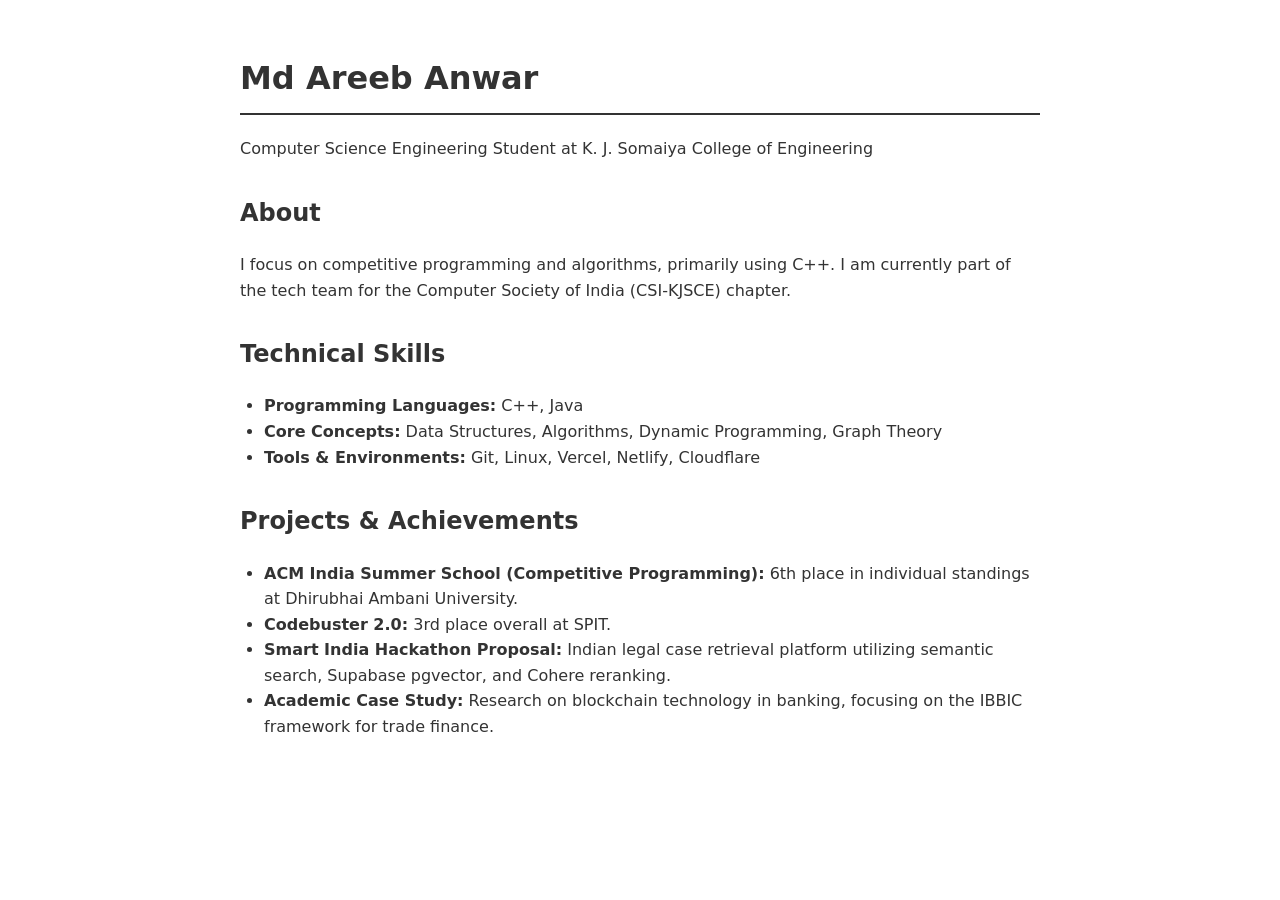
<file: Exp 3/index.html>
<!DOCTYPE html>
<html lang="en">
<head>
    <meta charset="UTF-8">
    <meta name="viewport" content="width=device-width, initial-scale=1.0">
    <title>Md Areeb Anwar - Portfolio</title>
    <style>
        body {
            font-family: system-ui, -apple-system, sans-serif;
            line-height: 1.6;
            margin: 0 auto;
            max-width: 800px;
            padding: 2rem;
            color: #333;
        }
        h1 { border-bottom: 2px solid #333; padding-bottom: 0.5rem; }
        .section { margin-top: 2rem; }
        ul { padding-left: 1.5rem; }
    </style>
</head>
<body>
    <header>
        <h1>Md Areeb Anwar</h1>
        <p>Computer Science Engineering Student at K. J. Somaiya College of Engineering</p>
    </header>

    <div class="section">
        <h2>About</h2>
        <p>I focus on competitive programming and algorithms, primarily using C++. I am currently part of the tech team for the Computer Society of India (CSI-KJSCE) chapter.</p>
    </div>

    <div class="section">
        <h2>Technical Skills</h2>
        <ul>
            <li><strong>Programming Languages:</strong> C++, Java</li>
            <li><strong>Core Concepts:</strong> Data Structures, Algorithms, Dynamic Programming, Graph Theory</li>
            <li><strong>Tools & Environments:</strong> Git, Linux, Vercel, Netlify, Cloudflare</li>
        </ul>
    </div>

    <div class="section">
        <h2>Projects & Achievements</h2>
        <ul>
            <li><strong>ACM India Summer School (Competitive Programming):</strong> 6th place in individual standings at Dhirubhai Ambani University.</li>
            <li><strong>Codebuster 2.0:</strong> 3rd place overall at SPIT.</li>
            <li><strong>Smart India Hackathon Proposal:</strong> Indian legal case retrieval platform utilizing semantic search, Supabase pgvector, and Cohere reranking.</li>
            <li><strong>Academic Case Study:</strong> Research on blockchain technology in banking, focusing on the IBBIC framework for trade finance.</li>
        </ul>
    </div>
</body>
</html>
</file>
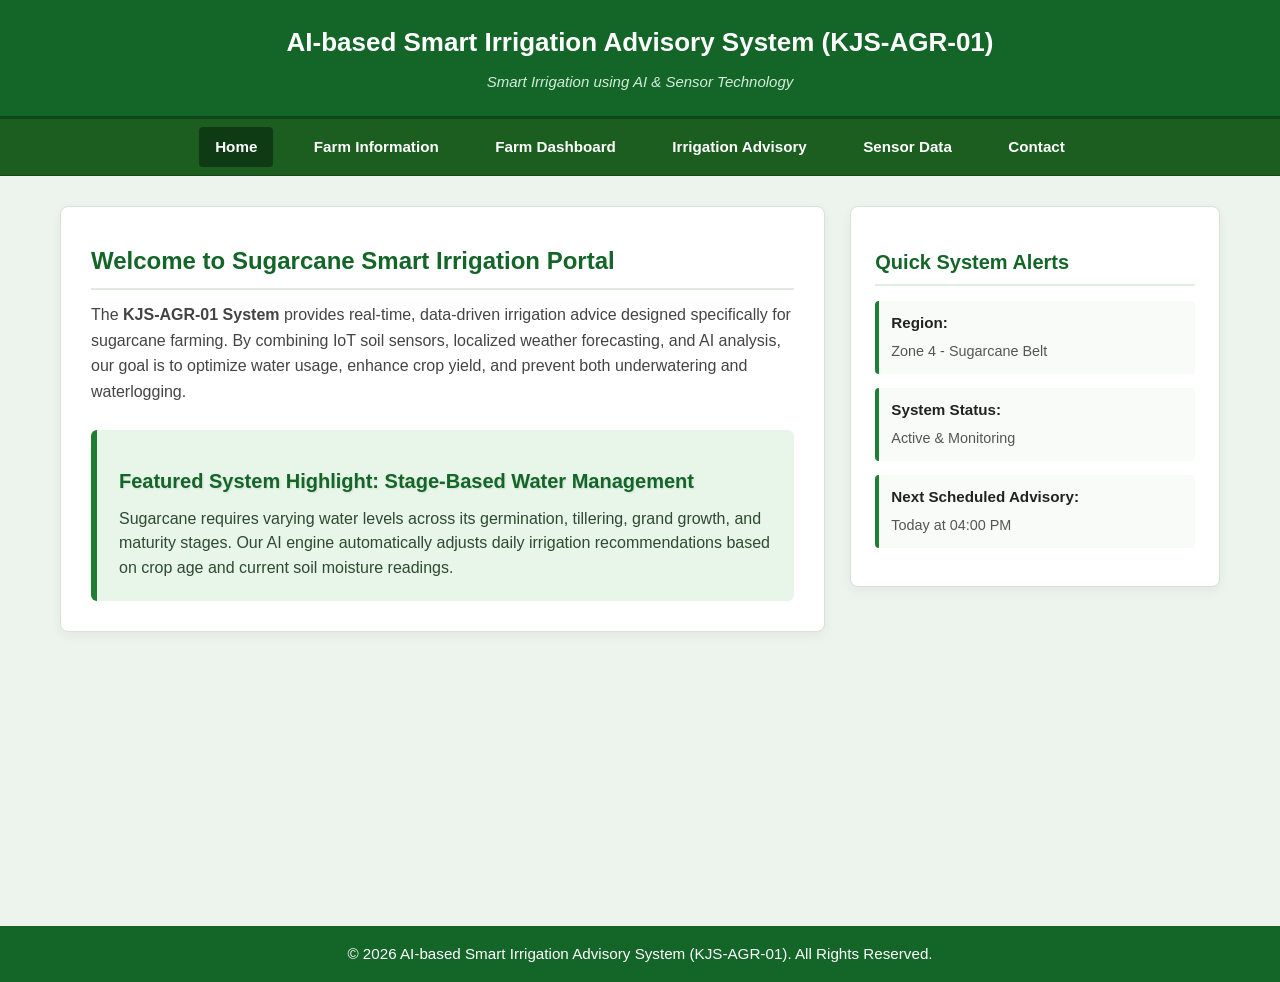
<file: Exp2/index.html>
<!DOCTYPE html>
<html lang="en">
<head>
    <meta charset="UTF-8">
    <meta name="viewport" content="width=device-width, initial-scale=1.0">
    <title>AI-based Smart Irrigation Advisory System (KJS-AGR-01)</title>

    <!-- Task 3: External CSS for Whole Website Theme -->
    <link rel="stylesheet" href="style.css">
    
    <!-- Task 9: External CSS for Page Layout (Header, Sidebar, Content, Footer) -->
    <link rel="stylesheet" href="layout.css">

    <!-- ====================================================================
         Task 2: Internal CSS for Navigation Menu (<style> in <head>)
         Concepts tested: Internal CSS, selectors, pseudo-class (:hover),
         text-decoration, display: inline-block.
         ==================================================================== -->
    <style>
        /* Styling the navigation container */
        nav.main-nav {
            background-color: #1b5e20; /* Darker green bar for nav */
            text-align: center;
            padding: 8px 0;
            border-bottom: 1px solid #144617;
        }

        /* Task 2: Remove bullet points */
        nav.main-nav ul {
            list-style-type: none;
            margin: 0;
            padding: 0;
        }

        /* Task 2: Display menu items horizontally using display: inline-block */
        nav.main-nav ul li {
            display: inline-block;
            margin: 0 10px;
        }

        /* Task 2: Change link colors & text-decoration */
        nav.main-nav ul li a {
            display: inline-block;
            color: #ffffff;
            text-decoration: none;
            font-size: 0.95rem;
            font-weight: 600;
            padding: 8px 16px;
            border-radius: 4px;
            transition: background-color 0.3s ease, color 0.3s ease;
        }

        /* Task 2: Add hover effect (:hover pseudo-class) */
        nav.main-nav ul li a:hover {
            background-color: #2e7d32;
            color: #fff37a;
            text-decoration: none;
        }

        /* Active navigation link */
        nav.main-nav ul li a.active {
            background-color: #0e3b13;
            color: #ffffff;
        }

        /* ====================================================================
           Task 10: CSS Effects & Highlighting (@keyframes, box-shadow, text-shadow)
           ==================================================================== */
        @keyframes glowPulse {
            0% {
                box-shadow: 0 0 5px rgba(46, 125, 50, 0.4);
                border-color: #2e7d32;
            }
            50% {
                box-shadow: 0 0 16px rgba(46, 125, 50, 0.85);
                border-color: #1b5e20;
            }
            100% {
                box-shadow: 0 0 5px rgba(46, 125, 50, 0.4);
                border-color: #2e7d32;
            }
        }

        .highlight-box {
            background-color: #e8f5e9; /* Different background color */
            border-left: 6px solid #1e7e34;
            border-radius: 6px;
            padding: 20px 22px;
            margin-top: 25px;
            animation: glowPulse 3s infinite ease-in-out; /* @keyframes animation */
            transition: transform 0.2s ease;
        }

        .highlight-box:hover {
            transform: scale(1.01);
        }

        .highlight-box h3 {
            color: #136528;
            font-size: 1.25rem; /* Bigger font */
            margin-bottom: 10px;
            text-shadow: 1px 1px 2px rgba(0, 0, 0, 0.1); /* text-shadow */
        }

        .highlight-box p {
            font-size: 1rem;
            color: #2e4a30;
            margin-bottom: 0;
            line-height: 1.55;
        }
    </style>
</head>
<body>

    <!-- ====================================================================
         Task 1: Style the Homepage Header (Inline CSS)
         Requirements:
         - Use inline CSS to:
           * Set background color for header
           * Change text color of title
           * Center align slogan
           * Add padding and border
         - Apply inline style to: <h1>, <p>, <header>
         ==================================================================== -->
    <header style="background-color: #136528; padding: 22px 15px; border-bottom: 3px solid #0d461b; text-align: center;">
        <h1 style="color: #ffffff; font-size: 26px; font-weight: bold; margin: 0 0 6px 0; font-family: 'Segoe UI', Tahoma, sans-serif;">
            AI-based Smart Irrigation Advisory System (KJS-AGR-01)
        </h1>
        <p style="color: #d4edda; font-style: italic; font-size: 15px; margin: 0; text-align: center;">
            Smart Irrigation using AI &amp; Sensor Technology
        </p>
    </header>

    <!-- Navigation Menu styled using Task 2 Internal CSS -->
    <nav class="main-nav">
        <ul>
            <li><a href="index.html" class="active">Home</a></li>
            <li><a href="farm_info.html">Farm Information</a></li>
            <li><a href="sensor_data.html">Farm Dashboard</a></li>
            <li><a href="advisory.html">Irrigation Advisory</a></li>
            <li><a href="sensor_data.html">Sensor Data</a></li>
            <li><a href="contact.html">Contact</a></li>
        </ul>
    </nav>

    <!-- ====================================================================
         Task 9: Page Layout Using CSS (Header, Sidebar, Content, Footer)
         ==================================================================== -->
    <main class="page-container">
        <div class="layout-wrapper">
            
            <!-- Left Main Content Area -->
            <section class="content-area">
                <h2>Welcome to Sugarcane Smart Irrigation Portal</h2>
                <p>
                    The <strong>KJS-AGR-01 System</strong> provides real-time, data-driven irrigation advice designed specifically for sugarcane farming. By combining IoT soil sensors, localized weather forecasting, and AI analysis, our goal is to optimize water usage, enhance crop yield, and prevent both underwatering and waterlogging.
                </p>

                <!-- Task 10: Highlighted Feature Alert Box -->
                <div class="highlight-box">
                    <h3>Featured System Highlight: Stage-Based Water Management</h3>
                    <p>
                        Sugarcane requires varying water levels across its germination, tillering, grand growth, and maturity stages. Our AI engine automatically adjusts daily irrigation recommendations based on crop age and current soil moisture readings.
                    </p>
                </div>
            </section>

            <!-- Task 4 & Task 9: Right Sidebar (Quick System Alerts Card) -->
            <aside class="sidebar">
                <h3>Quick System Alerts</h3>
                
                <div class="sidebar-item">
                    <strong>Region:</strong>
                    <span>Zone 4 - Sugarcane Belt</span>
                </div>

                <div class="sidebar-item">
                    <strong>System Status:</strong>
                    <span>Active &amp; Monitoring</span>
                </div>

                <div class="sidebar-item">
                    <strong>Next Scheduled Advisory:</strong>
                    <span>Today at 04:00 PM</span>
                </div>
            </aside>

        </div>
    </main>

    <!-- Task 3: Common Footer Style -->
    <footer>
        <p>&copy; 2026 AI-based Smart Irrigation Advisory System (KJS-AGR-01). All Rights Reserved.</p>
    </footer>

</body>
</html>
</file>
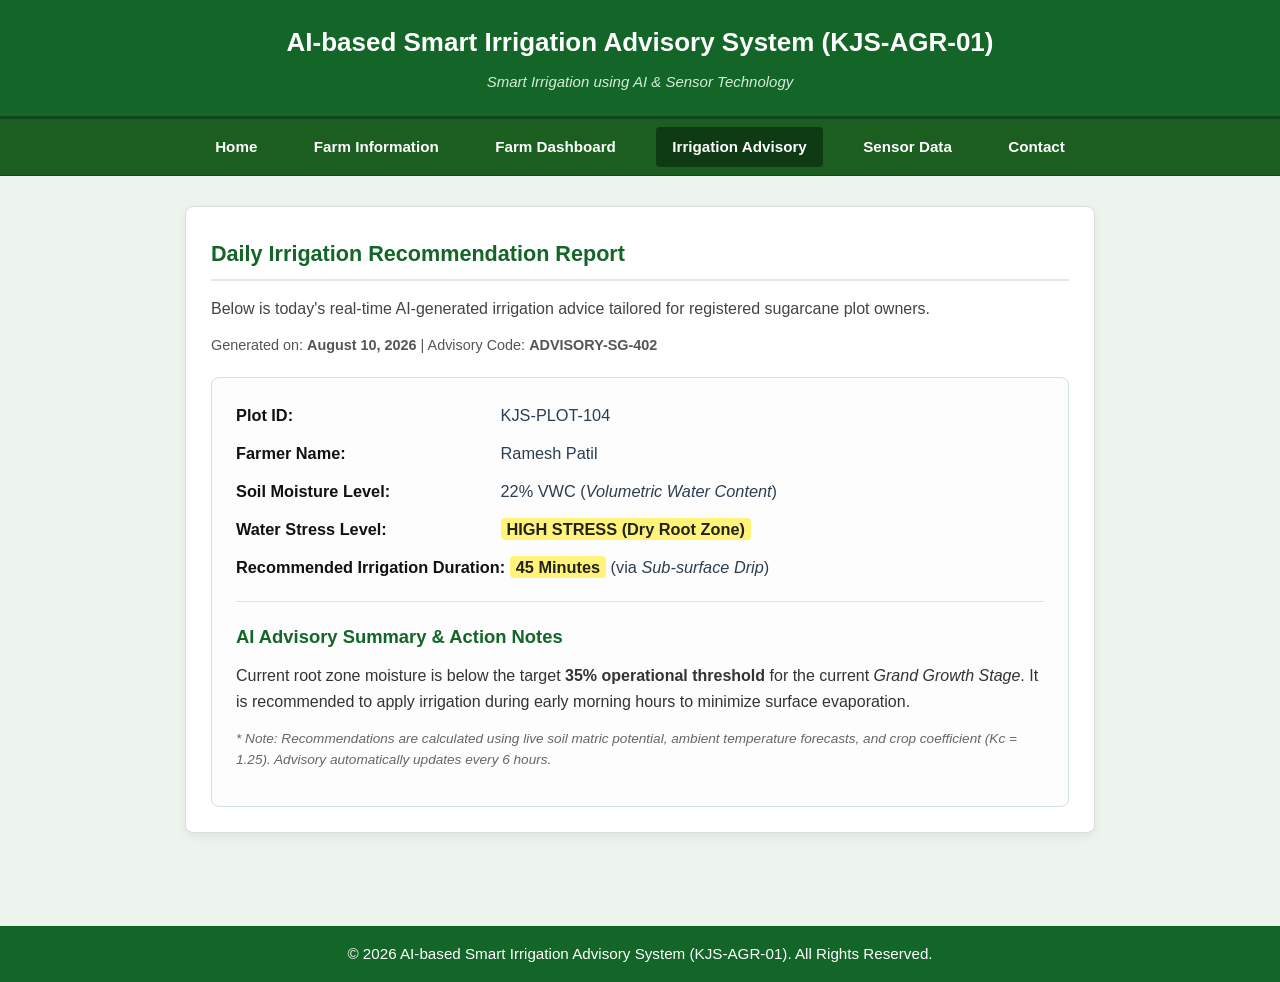
<file: Exp2/advisory.html>
<!DOCTYPE html>
<html lang="en">
<head>
    <meta charset="UTF-8">
    <meta name="viewport" content="width=device-width, initial-scale=1.0">
    <title>Irrigation Advisory - AI-based Smart Irrigation System</title>

    <!-- Task 3: External CSS for Whole Website Theme -->
    <link rel="stylesheet" href="style.css">
    
    <!-- Task 9: External CSS for Layout -->
    <link rel="stylesheet" href="layout.css">

    <!-- Task 2: Internal CSS for Navigation & Advisory Card Styling -->
    <style>
        /* Task 2: Internal Navigation Styles */
        nav.main-nav {
            background-color: #1b5e20;
            text-align: center;
            padding: 8px 0;
            border-bottom: 1px solid #144617;
        }

        nav.main-nav ul {
            list-style-type: none;
            margin: 0;
            padding: 0;
        }

        nav.main-nav ul li {
            display: inline-block;
            margin: 0 10px;
        }

        nav.main-nav ul li a {
            display: inline-block;
            color: #ffffff;
            text-decoration: none;
            font-size: 0.95rem;
            font-weight: 600;
            padding: 8px 16px;
            border-radius: 4px;
            transition: background-color 0.3s ease, color 0.3s ease;
        }

        nav.main-nav ul li a:hover {
            background-color: #2e7d32;
            color: #fff37a;
        }

        nav.main-nav ul li a.active {
            background-color: #0e3b13;
            color: #ffffff;
        }

        /* Inner Report Card Styling (Task 5: CSS Box Model) */
        .advisory-inner-card {
            background-color: #fcfdfc;
            border: 1px solid #d4e4d4;
            border-radius: 8px;
            padding: 24px;
            margin-top: 20px;
        }

        .report-field {
            margin-bottom: 12px;
            font-size: 1.02rem;
            color: #2c3e50;
        }

        .report-field strong {
            color: #111111;
            min-width: 260px;
            display: inline-block;
        }

        .report-divider {
            border: 0;
            height: 1px;
            background-color: #dce7dc;
            margin: 20px 0;
        }

        .advisory-subheading {
            font-size: 1.15rem;
            font-weight: bold;
            color: #136528;
            margin-bottom: 12px;
        }

        .footnote-text {
            font-size: 0.85rem;
            color: #666666;
            margin-top: 15px;
            line-height: 1.5;
            font-style: italic;
        }
    </style>
</head>
<body>

    <!-- Task 1: Header styled with inline CSS -->
    <header style="background-color: #136528; padding: 22px 15px; border-bottom: 3px solid #0d461b; text-align: center;">
        <h1 style="color: #ffffff; font-size: 26px; font-weight: bold; margin: 0 0 6px 0; font-family: 'Segoe UI', Tahoma, sans-serif;">
            AI-based Smart Irrigation Advisory System (KJS-AGR-01)
        </h1>
        <p style="color: #d4edda; font-style: italic; font-size: 15px; margin: 0; text-align: center;">
            Smart Irrigation using AI &amp; Sensor Technology
        </p>
    </header>

    <!-- Navigation Menu -->
    <nav class="main-nav">
        <ul>
            <li><a href="index.html">Home</a></li>
            <li><a href="farm_info.html">Farm Information</a></li>
            <li><a href="sensor_data.html">Farm Dashboard</a></li>
            <li><a href="advisory.html" class="active">Irrigation Advisory</a></li>
            <li><a href="sensor_data.html">Sensor Data</a></li>
            <li><a href="contact.html">Contact</a></li>
        </ul>
    </nav>

    <!-- Main Content Container -->
    <main class="page-container" style="max-width: 950px;">
        
        <section class="card">
            <h2 class="card-title">Daily Irrigation Recommendation Report</h2>
            <p>
                Below is today's real-time AI-generated irrigation advice tailored for registered sugarcane plot owners.
            </p>
            <p style="font-size: 0.9rem; color: #555555; margin-bottom: 15px;">
                Generated on: <strong>August 10, 2026</strong> | Advisory Code: <strong>ADVISORY-SG-402</strong>
            </p>

            <!-- Inner Advisory Card (Matches Reference Image 4) -->
            <div class="advisory-inner-card">
                
                <div class="report-field">
                    <strong>Plot ID:</strong> <span>KJS-PLOT-104</span>
                </div>

                <div class="report-field">
                    <strong>Farmer Name:</strong> <span>Ramesh Patil</span>
                </div>

                <div class="report-field">
                    <strong>Soil Moisture Level:</strong> <span>22% VWC (<em>Volumetric Water Content</em>)</span>
                </div>

                <div class="report-field">
                    <strong>Water Stress Level:</strong> <span class="highlight-yellow">HIGH STRESS (Dry Root Zone)</span>
                </div>

                <div class="report-field">
                    <strong>Recommended Irrigation Duration:</strong> <span class="highlight-yellow">45 Minutes</span> <span>(via <em>Sub-surface Drip</em>)</span>
                </div>

                <hr class="report-divider">

                <div class="advisory-subheading">AI Advisory Summary &amp; Action Notes</div>
                <p style="color: #333333; line-height: 1.6;">
                    Current root zone moisture is below the target <strong>35% operational threshold</strong> for the current <em>Grand Growth Stage</em>. It is recommended to apply irrigation during early morning hours to minimize surface evaporation.
                </p>

                <p class="footnote-text">
                    * Note: Recommendations are calculated using live soil matric potential, ambient temperature forecasts, and crop coefficient (Kc = 1.25). Advisory automatically updates every 6 hours.
                </p>

            </div>
        </section>

    </main>

    <!-- Task 3: Common Footer -->
    <footer>
        <p>&copy; 2026 AI-based Smart Irrigation Advisory System (KJS-AGR-01). All Rights Reserved.</p>
    </footer>

</body>
</html>
</file>
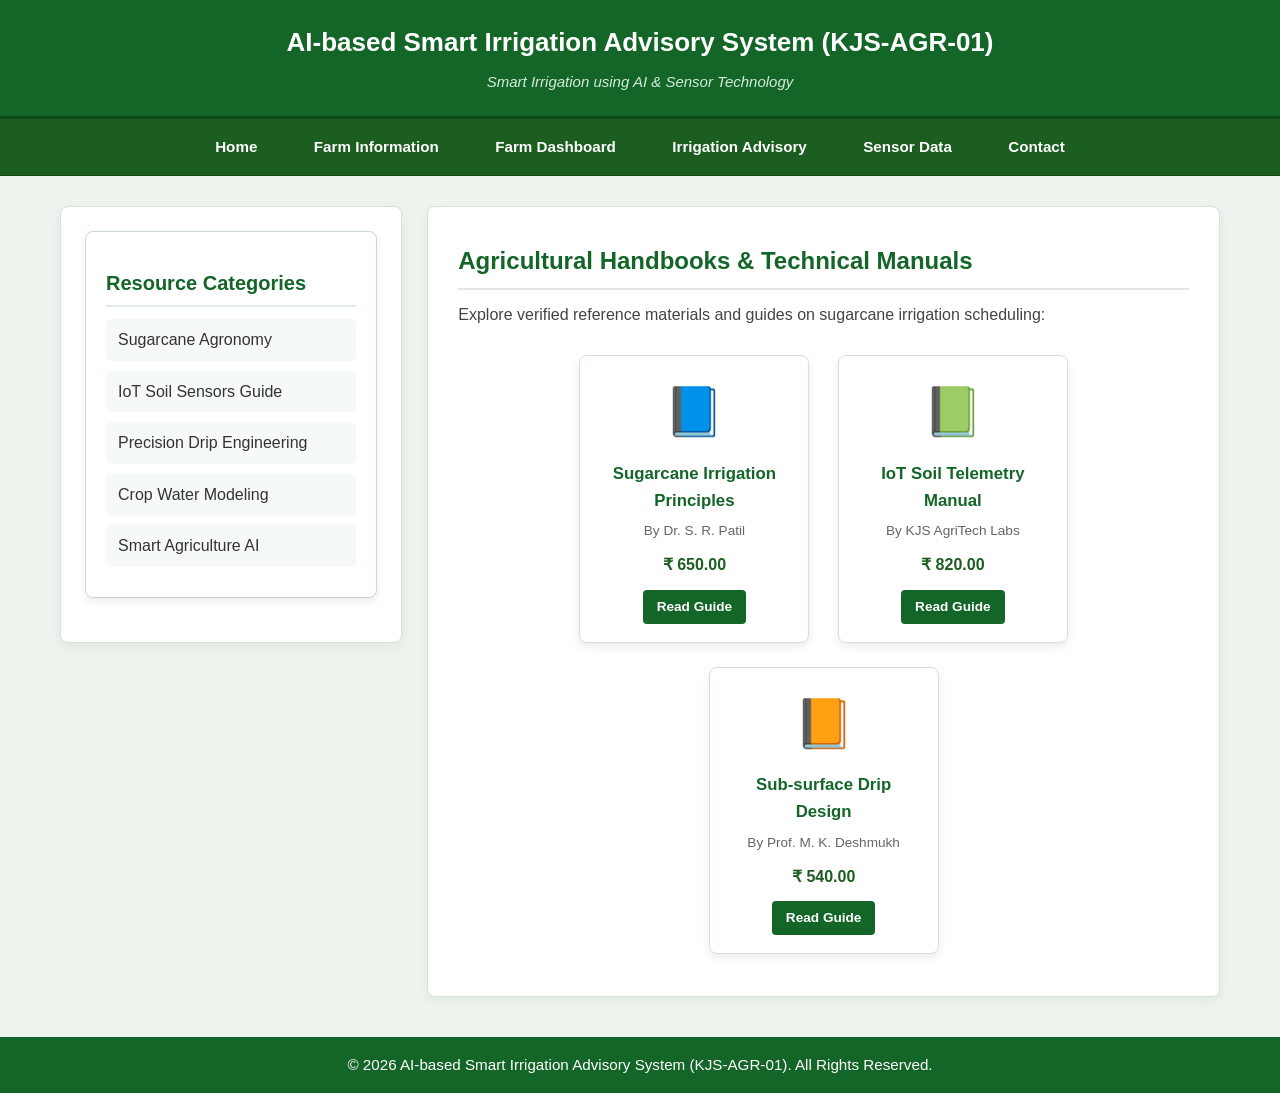
<file: Exp2/book.html>
<!DOCTYPE html>
<html lang="en">
<head>
    <meta charset="UTF-8">
    <meta name="viewport" content="width=device-width, initial-scale=1.0">
    <title>Knowledge Resources &amp; Handbooks - Smart Irrigation Portal</title>

    <!-- Task 3 Deliverable: style.css linked with book.html -->
    <link rel="stylesheet" href="style.css">
    
    <!-- Task 9: External CSS for Page Layout -->
    <link rel="stylesheet" href="layout.css">

    <!-- Task 2: Internal CSS for Navigation & Task 4/5 Card styling -->
    <style>
        /* Task 2: Internal Navigation Styles */
        nav.main-nav {
            background-color: #1b5e20;
            text-align: center;
            padding: 8px 0;
            border-bottom: 1px solid #144617;
        }

        nav.main-nav ul {
            list-style-type: none;
            margin: 0;
            padding: 0;
        }

        nav.main-nav ul li {
            display: inline-block;
            margin: 0 10px;
        }

        nav.main-nav ul li a {
            display: inline-block;
            color: #ffffff;
            text-decoration: none;
            font-size: 0.95rem;
            font-weight: 600;
            padding: 8px 16px;
            border-radius: 4px;
            transition: background-color 0.3s ease, color 0.3s ease;
        }

        nav.main-nav ul li a:hover {
            background-color: #2e7d32;
            color: #fff37a;
        }

        /* ====================================================================
           Task 4: Style Categories Sidebar
           Requirements:
           - Border, Box shadow, Padding, Rounded corners
           - Style list items with: Spacing, Hover color change
           ==================================================================== */
        .categories-card {
            background-color: #ffffff;
            border: 1px solid #c8dbc8;
            box-shadow: 0 4px 10px rgba(0, 0, 0, 0.07);
            padding: 20px;
            border-radius: 8px;
            margin-bottom: 20px;
        }

        .category-list {
            list-style-type: none;
            padding: 0;
            margin: 0;
        }

        .category-list li {
            margin-bottom: 10px; /* Spacing */
            padding: 8px 12px;
            border-radius: 5px;
            background-color: #f6faf6;
            cursor: pointer;
            transition: background-color 0.25s ease, color 0.25s ease;
        }

        /* Task 4: Hover color change */
        .category-list li:hover {
            background-color: #136528;
            color: #ffffff;
        }

        /* ====================================================================
           Task 5: Card Layout Using CSS Box Model (Book Card)
           Requirements:
           - Style a <div> as a book card: Width, margin, padding, border,
             Center align content
           - Use: display: inline-block, Add background color and shadow
           ==================================================================== */
        .books-container {
            text-align: center; /* Helper to align inline-block cards */
            margin-top: 15px;
        }

        .book-card {
            display: inline-block; /* Task 5 requirement */
            width: 230px; /* Task 5 requirement: Width */
            margin: 12px; /* Task 5 requirement: Margin */
            padding: 18px; /* Task 5 requirement: Padding */
            border: 1.5px solid #d4e2d4; /* Task 5 requirement: Border */
            border-radius: 8px;
            background-color: #ffffff; /* Task 5 requirement: Background color */
            box-shadow: 0 4px 10px rgba(0, 0, 0, 0.08); /* Task 5 requirement: Shadow */
            text-align: center; /* Task 5 requirement: Center align content */
            vertical-align: top;
            transition: transform 0.25s ease, box-shadow 0.25s ease;
        }

        .book-card:hover {
            transform: translateY(-4px);
            box-shadow: 0 8px 16px rgba(19, 101, 40, 0.15);
        }

        .book-cover {
            font-size: 3rem;
            margin-bottom: 10px;
        }

        .book-title {
            color: #136528;
            font-size: 1.05rem;
            font-weight: bold;
            margin-bottom: 6px;
        }

        .book-author {
            color: #666666;
            font-size: 0.85rem;
            margin-bottom: 10px;
        }

        .book-price {
            color: #1b5e20;
            font-weight: bold;
            font-size: 1rem;
            margin-bottom: 12px;
        }

        .btn-view {
            display: inline-block;
            background-color: #136528;
            color: #ffffff;
            padding: 6px 14px;
            border-radius: 4px;
            text-decoration: none;
            font-size: 0.85rem;
            font-weight: 600;
        }

        .btn-view:hover {
            background-color: #0d461b;
        }
    </style>
</head>
<body>

    <!-- Task 1: Header with Inline CSS -->
    <header style="background-color: #136528; padding: 22px 15px; border-bottom: 3px solid #0d461b; text-align: center;">
        <h1 style="color: #ffffff; font-size: 26px; font-weight: bold; margin: 0 0 6px 0; font-family: 'Segoe UI', Tahoma, sans-serif;">
            AI-based Smart Irrigation Advisory System (KJS-AGR-01)
        </h1>
        <p style="color: #d4edda; font-style: italic; font-size: 15px; margin: 0; text-align: center;">
            Smart Irrigation using AI &amp; Sensor Technology
        </p>
    </header>

    <!-- Navigation Menu -->
    <nav class="main-nav">
        <ul>
            <li><a href="index.html">Home</a></li>
            <li><a href="farm_info.html">Farm Information</a></li>
            <li><a href="sensor_data.html">Farm Dashboard</a></li>
            <li><a href="advisory.html">Irrigation Advisory</a></li>
            <li><a href="sensor_data.html">Sensor Data</a></li>
            <li><a href="contact.html">Contact</a></li>
        </ul>
    </nav>

    <!-- Task 9: Two-Column Page Layout -->
    <main class="page-container">
        <div class="layout-wrapper">
            
            <!-- Left Sidebar (Task 4: Categories Section) -->
            <aside class="sidebar" style="flex: 1;">
                <div class="categories-card">
                    <h3 style="color: #136528; margin-bottom: 12px; border-bottom: 2px solid #e0ede0; padding-bottom: 6px;">Resource Categories</h3>
                    <ul class="category-list">
                        <li>Sugarcane Agronomy</li>
                        <li>IoT Soil Sensors Guide</li>
                        <li>Precision Drip Engineering</li>
                        <li>Crop Water Modeling</li>
                        <li>Smart Agriculture AI</li>
                    </ul>
                </div>
            </aside>

            <!-- Right Main Area (Task 5: Book Cards using Box Model) -->
            <section class="content-area" style="flex: 2.5;">
                <h2>Agricultural Handbooks &amp; Technical Manuals</h2>
                <p>
                    Explore verified reference materials and guides on sugarcane irrigation scheduling:
                </p>

                <!-- Task 5: Books Container with Inline-Block Cards -->
                <div class="books-container">
                    
                    <div class="book-card">
                        <div class="book-cover">📘</div>
                        <div class="book-title">Sugarcane Irrigation Principles</div>
                        <div class="book-author">By Dr. S. R. Patil</div>
                        <div class="book-price">₹ 650.00</div>
                        <a href="#" class="btn-view">Read Guide</a>
                    </div>

                    <div class="book-card">
                        <div class="book-cover">📗</div>
                        <div class="book-title">IoT Soil Telemetry Manual</div>
                        <div class="book-author">By KJS AgriTech Labs</div>
                        <div class="book-price">₹ 820.00</div>
                        <a href="#" class="btn-view">Read Guide</a>
                    </div>

                    <div class="book-card">
                        <div class="book-cover">📙</div>
                        <div class="book-title">Sub-surface Drip Design</div>
                        <div class="book-author">By Prof. M. K. Deshmukh</div>
                        <div class="book-price">₹ 540.00</div>
                        <a href="#" class="btn-view">Read Guide</a>
                    </div>

                </div>
            </section>

        </div>
    </main>

    <!-- Task 3: Common Footer -->
    <footer>
        <p>&copy; 2026 AI-based Smart Irrigation Advisory System (KJS-AGR-01). All Rights Reserved.</p>
    </footer>

</body>
</html>
</file>
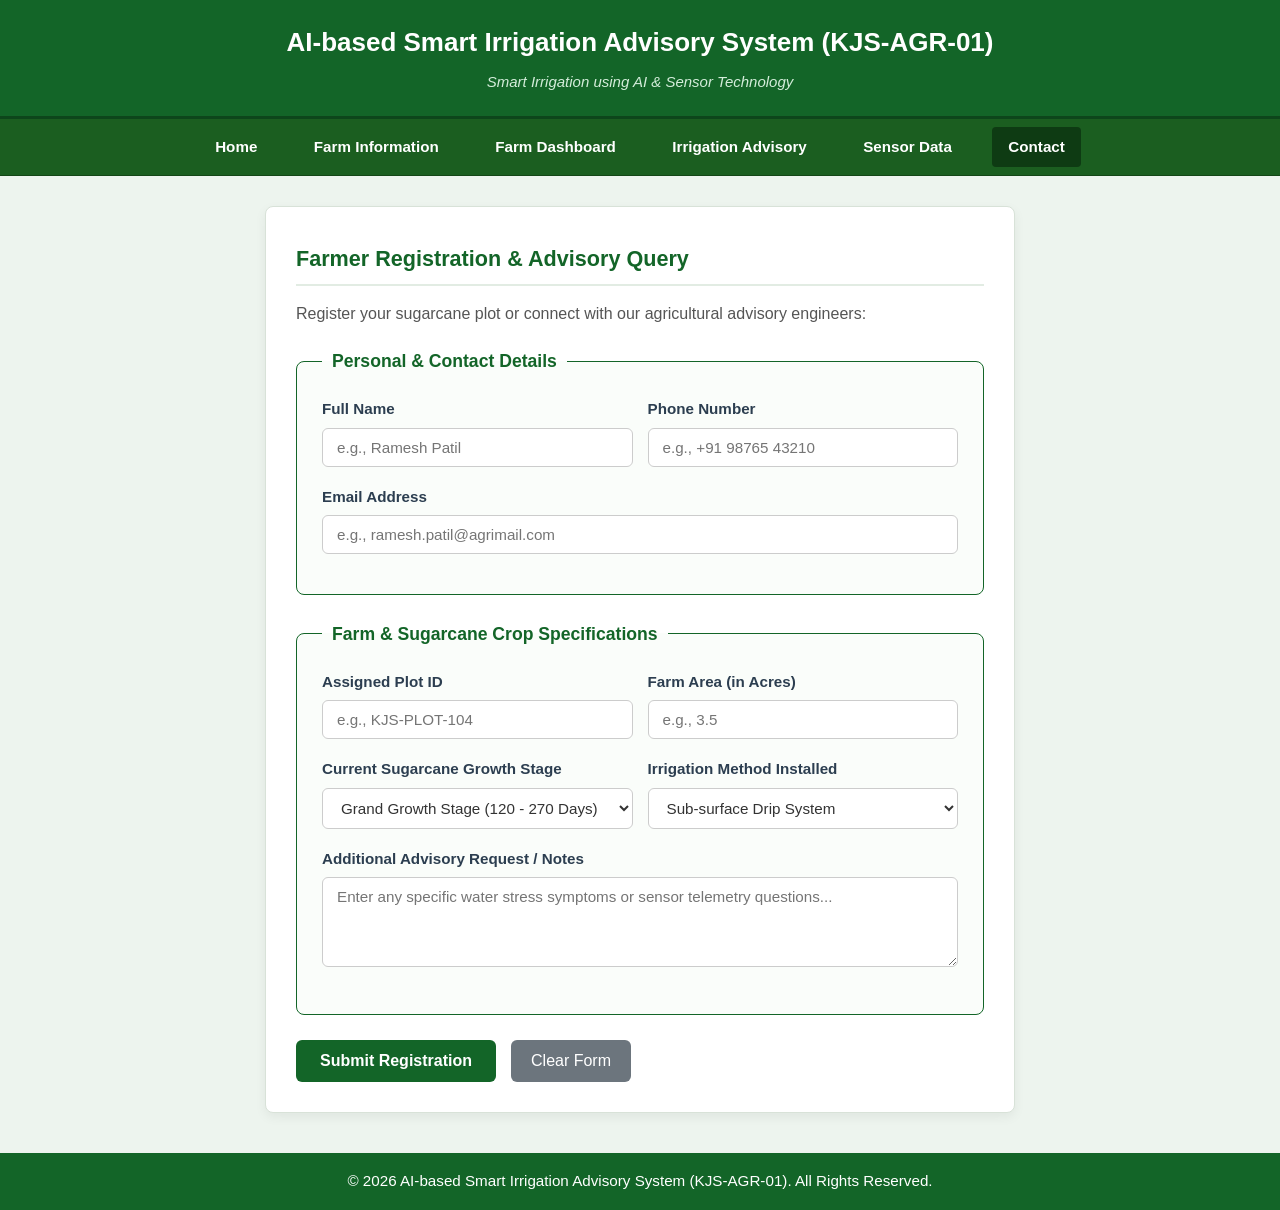
<file: Exp2/contact.html>
<!DOCTYPE html>
<html lang="en">
<head>
    <meta charset="UTF-8">
    <meta name="viewport" content="width=device-width, initial-scale=1.0">
    <title>Contact &amp; Farmer Registration - AI Smart Irrigation</title>

    <!-- Task 3: External CSS for Whole Website Theme -->
    <link rel="stylesheet" href="style.css">
    
    <!-- Task 9: External CSS for Page Layout -->
    <link rel="stylesheet" href="layout.css">

    <!-- Task 8 Deliverable: Link form.css for form styling -->
    <link rel="stylesheet" href="form.css">

    <!-- Task 2: Internal Navigation Styles -->
    <style>
        nav.main-nav {
            background-color: #1b5e20;
            text-align: center;
            padding: 8px 0;
            border-bottom: 1px solid #144617;
        }

        nav.main-nav ul {
            list-style-type: none;
            margin: 0;
            padding: 0;
        }

        nav.main-nav ul li {
            display: inline-block;
            margin: 0 10px;
        }

        nav.main-nav ul li a {
            display: inline-block;
            color: #ffffff;
            text-decoration: none;
            font-size: 0.95rem;
            font-weight: 600;
            padding: 8px 16px;
            border-radius: 4px;
            transition: background-color 0.3s ease, color 0.3s ease;
        }

        nav.main-nav ul li a:hover {
            background-color: #2e7d32;
            color: #fff37a;
        }

        nav.main-nav ul li a.active {
            background-color: #0e3b13;
            color: #ffffff;
        }
    </style>
</head>
<body>

    <!-- Task 1: Header with Inline CSS -->
    <header style="background-color: #136528; padding: 22px 15px; border-bottom: 3px solid #0d461b; text-align: center;">
        <h1 style="color: #ffffff; font-size: 26px; font-weight: bold; margin: 0 0 6px 0; font-family: 'Segoe UI', Tahoma, sans-serif;">
            AI-based Smart Irrigation Advisory System (KJS-AGR-01)
        </h1>
        <p style="color: #d4edda; font-style: italic; font-size: 15px; margin: 0; text-align: center;">
            Smart Irrigation using AI &amp; Sensor Technology
        </p>
    </header>

    <!-- Navigation Menu -->
    <nav class="main-nav">
        <ul>
            <li><a href="index.html">Home</a></li>
            <li><a href="farm_info.html">Farm Information</a></li>
            <li><a href="sensor_data.html">Farm Dashboard</a></li>
            <li><a href="advisory.html">Irrigation Advisory</a></li>
            <li><a href="sensor_data.html">Sensor Data</a></li>
            <li><a href="contact.html" class="active">Contact</a></li>
        </ul>
    </nav>

    <!-- ====================================================================
         Task 8: Registration & Advisory Query Form Styled with form.css
         ==================================================================== -->
    <main class="page-container">
        
        <div class="form-card">
            <h2 class="card-title">Farmer Registration &amp; Advisory Query</h2>
            <p style="margin-bottom: 20px; color: #555555;">
                Register your sugarcane plot or connect with our agricultural advisory engineers:
            </p>

            <form action="#" method="post" onsubmit="event.preventDefault(); alert('Registration submitted successfully!');">
                
                <!-- Fieldset 1: Personal Information -->
                <fieldset>
                    <legend>Personal &amp; Contact Details</legend>
                    
                    <div class="form-row">
                        <div class="form-group">
                            <label for="fullName">Full Name</label>
                            <input type="text" id="fullName" name="fullName" placeholder="e.g., Ramesh Patil" required>
                        </div>
                        <div class="form-group">
                            <label for="phone">Phone Number</label>
                            <input type="tel" id="phone" name="phone" placeholder="e.g., +91 98765 43210" required>
                        </div>
                    </div>

                    <div class="form-group">
                        <label for="email">Email Address</label>
                        <input type="email" id="email" name="email" placeholder="e.g., ramesh.patil@agrimail.com">
                    </div>
                </fieldset>

                <!-- Fieldset 2: Farm & Crop Details -->
                <fieldset>
                    <legend>Farm &amp; Sugarcane Crop Specifications</legend>

                    <div class="form-row">
                        <div class="form-group">
                            <label for="plotId">Assigned Plot ID</label>
                            <input type="text" id="plotId" name="plotId" placeholder="e.g., KJS-PLOT-104">
                        </div>
                        <div class="form-group">
                            <label for="farmArea">Farm Area (in Acres)</label>
                            <input type="number" id="farmArea" name="farmArea" min="0.5" step="0.1" placeholder="e.g., 3.5">
                        </div>
                    </div>

                    <div class="form-row">
                        <div class="form-group">
                            <label for="cropStage">Current Sugarcane Growth Stage</label>
                            <select id="cropStage" name="cropStage">
                                <option value="germination">Germination Stage (0 - 30 Days)</option>
                                <option value="tillering">Tillering Stage (30 - 120 Days)</option>
                                <option value="grand_growth" selected>Grand Growth Stage (120 - 270 Days)</option>
                                <option value="maturity">Maturity Stage (270 - 360 Days)</option>
                            </select>
                        </div>
                        <div class="form-group">
                            <label for="irrigationType">Irrigation Method Installed</label>
                            <select id="irrigationType" name="irrigationType">
                                <option value="subsurface_drip" selected>Sub-surface Drip System</option>
                                <option value="surface_drip">Surface Drip Irrigation</option>
                                <option value="sprinkler">Micro-sprinklers</option>
                                <option value="furrow">Furrow / Flood Irrigation</option>
                            </select>
                        </div>
                    </div>

                    <div class="form-group">
                        <label for="queryNotes">Additional Advisory Request / Notes</label>
                        <textarea id="queryNotes" name="queryNotes" rows="4" placeholder="Enter any specific water stress symptoms or sensor telemetry questions..."></textarea>
                    </div>
                </fieldset>

                <!-- Form Action Buttons -->
                <div class="form-actions">
                    <button type="submit" class="btn-submit">Submit Registration</button>
                    <button type="reset" class="btn-reset">Clear Form</button>
                </div>

            </form>
        </div>

    </main>

    <!-- Task 3: Common Footer -->
    <footer>
        <p>&copy; 2026 AI-based Smart Irrigation Advisory System (KJS-AGR-01). All Rights Reserved.</p>
    </footer>

</body>
</html>
</file>
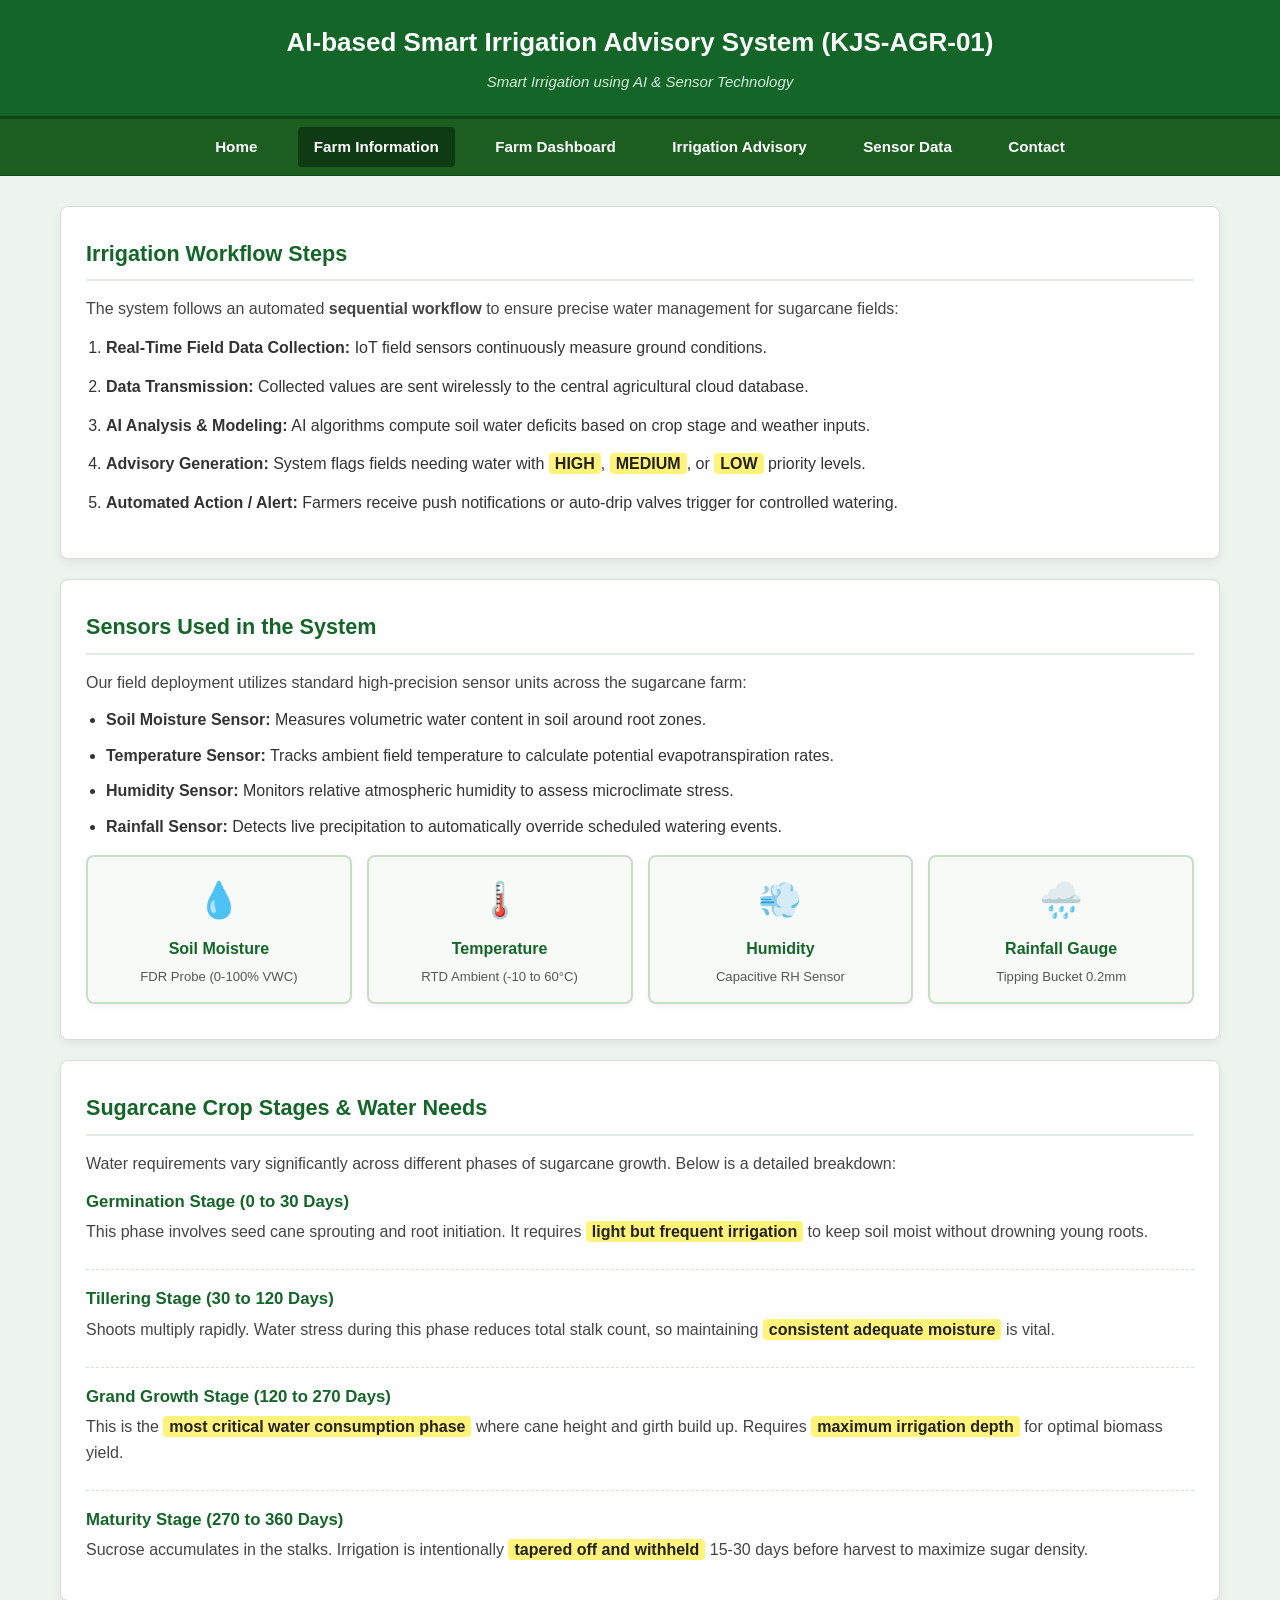
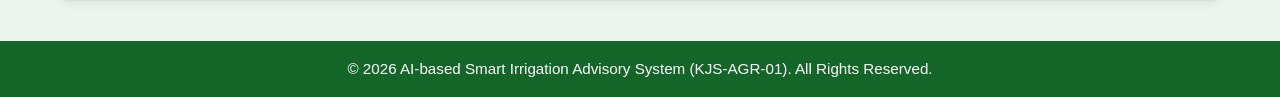
<file: Exp2/farm_info.html>
<!DOCTYPE html>
<html lang="en">
<head>
    <meta charset="UTF-8">
    <meta name="viewport" content="width=device-width, initial-scale=1.0">
    <title>Farm Information - AI-based Smart Irrigation System</title>

    <!-- Task 3: External CSS for Whole Website Theme -->
    <link rel="stylesheet" href="style.css">
    
    <!-- Task 9: External CSS for Page Layout -->
    <link rel="stylesheet" href="layout.css">

    <!-- Task 2: Internal CSS for Navigation & Task 6 Image Gallery Styling -->
    <style>
        /* Task 2: Internal CSS for Navigation Bar */
        nav.main-nav {
            background-color: #1b5e20;
            text-align: center;
            padding: 8px 0;
            border-bottom: 1px solid #144617;
        }

        nav.main-nav ul {
            list-style-type: none;
            margin: 0;
            padding: 0;
        }

        nav.main-nav ul li {
            display: inline-block;
            margin: 0 10px;
        }

        nav.main-nav ul li a {
            display: inline-block;
            color: #ffffff;
            text-decoration: none;
            font-size: 0.95rem;
            font-weight: 600;
            padding: 8px 16px;
            border-radius: 4px;
            transition: background-color 0.3s ease, color 0.3s ease;
        }

        nav.main-nav ul li a:hover {
            background-color: #2e7d32;
            color: #fff37a;
        }

        nav.main-nav ul li a.active {
            background-color: #0e3b13;
            color: #ffffff;
        }

        /* ====================================================================
           Task 6: Image Gallery / Feature Cards Styling with CSS
           Requirements:
           - Same size for images/cards
           - Add border and hover zoom effect
           - Add spacing between items
           - Use: transition, transform: scale()
           ==================================================================== */
        .gallery-grid {
            display: flex;
            flex-wrap: wrap;
            gap: 15px;
            margin-top: 15px;
            margin-bottom: 10px;
        }

        .gallery-item {
            flex: 1 1 calc(25% - 15px);
            min-width: 160px;
            background-color: #f7faf7;
            border: 2px solid #c8dcc8;
            border-radius: 8px;
            padding: 15px;
            text-align: center;
            box-shadow: 0 2px 6px rgba(0, 0, 0, 0.05);
            /* Task 6 requirement: transition and transform */
            transition: transform 0.3s ease, box-shadow 0.3s ease, border-color 0.3s ease;
            cursor: pointer;
        }

        /* Task 6 requirement: hover zoom effect with transform: scale() */
        .gallery-item:hover {
            transform: scale(1.05);
            box-shadow: 0 6px 14px rgba(19, 101, 40, 0.2);
            border-color: #136528;
            background-color: #ffffff;
        }

        .gallery-icon {
            font-size: 2.2rem;
            margin-bottom: 8px;
            display: block;
        }

        .gallery-item h4 {
            color: #136528;
            font-size: 1rem;
            margin-bottom: 5px;
        }

        .gallery-item p {
            font-size: 0.82rem;
            color: #555555;
            margin-bottom: 0;
        }

        /* Sub-sections inside cards */
        .stage-box {
            margin-bottom: 16px;
            padding-bottom: 12px;
            border-bottom: 1px dashed #d5e5d5;
        }

        .stage-box:last-child {
            border-bottom: none;
            margin-bottom: 0;
            padding-bottom: 0;
        }

        .stage-title {
            font-weight: bold;
            color: #136528;
            font-size: 1.05rem;
            margin-bottom: 4px;
        }
    </style>
</head>
<body>

    <!-- Task 1: Header styled with inline CSS -->
    <header style="background-color: #136528; padding: 22px 15px; border-bottom: 3px solid #0d461b; text-align: center;">
        <h1 style="color: #ffffff; font-size: 26px; font-weight: bold; margin: 0 0 6px 0; font-family: 'Segoe UI', Tahoma, sans-serif;">
            AI-based Smart Irrigation Advisory System (KJS-AGR-01)
        </h1>
        <p style="color: #d4edda; font-style: italic; font-size: 15px; margin: 0; text-align: center;">
            Smart Irrigation using AI &amp; Sensor Technology
        </p>
    </header>

    <!-- Navigation Menu -->
    <nav class="main-nav">
        <ul>
            <li><a href="index.html">Home</a></li>
            <li><a href="farm_info.html" class="active">Farm Information</a></li>
            <li><a href="sensor_data.html">Farm Dashboard</a></li>
            <li><a href="advisory.html">Irrigation Advisory</a></li>
            <li><a href="sensor_data.html">Sensor Data</a></li>
            <li><a href="contact.html">Contact</a></li>
        </ul>
    </nav>

    <!-- Main Container -->
    <main class="page-container">
        
        <!-- ====================================================================
             Task 5: Card 1 - Irrigation Workflow Steps (CSS Box Model)
             ==================================================================== -->
        <section class="card">
            <h2 class="card-title">Irrigation Workflow Steps</h2>
            <p>
                The system follows an automated <strong>sequential workflow</strong> to ensure precise water management for sugarcane fields:
            </p>
            
            <ol class="custom-list" style="line-height: 1.8;">
                <li><strong>Real-Time Field Data Collection:</strong> IoT field sensors continuously measure ground conditions.</li>
                <li><strong>Data Transmission:</strong> Collected values are sent wirelessly to the central agricultural cloud database.</li>
                <li><strong>AI Analysis &amp; Modeling:</strong> AI algorithms compute soil water deficits based on crop stage and weather inputs.</li>
                <li><strong>Advisory Generation:</strong> System flags fields needing water with <span class="highlight-yellow">HIGH</span>, <span class="highlight-yellow">MEDIUM</span>, or <span class="highlight-yellow">LOW</span> priority levels.</li>
                <li><strong>Automated Action / Alert:</strong> Farmers receive push notifications or auto-drip valves trigger for controlled watering.</li>
            </ol>
        </section>

        <!-- ====================================================================
             Task 5 & 6: Card 2 - Sensors Used in the System with Interactive Gallery
             ==================================================================== -->
        <section class="card">
            <h2 class="card-title">Sensors Used in the System</h2>
            <p>
                Our field deployment utilizes standard high-precision sensor units across the sugarcane farm:
            </p>
            
            <ul class="custom-list">
                <li><strong>Soil Moisture Sensor:</strong> Measures volumetric water content in soil around root zones.</li>
                <li><strong>Temperature Sensor:</strong> Tracks ambient field temperature to calculate potential evapotranspiration rates.</li>
                <li><strong>Humidity Sensor:</strong> Monitors relative atmospheric humidity to assess microclimate stress.</li>
                <li><strong>Rainfall Sensor:</strong> Detects live precipitation to automatically override scheduled watering events.</li>
            </ul>

            <!-- Task 6: Visual Interactive Sensor Grid with Hover Zoom Effect -->
            <div class="gallery-grid">
                <div class="gallery-item">
                    <span class="gallery-icon">💧</span>
                    <h4>Soil Moisture</h4>
                    <p>FDR Probe (0-100% VWC)</p>
                </div>
                <div class="gallery-item">
                    <span class="gallery-icon">🌡️</span>
                    <h4>Temperature</h4>
                    <p>RTD Ambient (-10 to 60°C)</p>
                </div>
                <div class="gallery-item">
                    <span class="gallery-icon">💨</span>
                    <h4>Humidity</h4>
                    <p>Capacitive RH Sensor</p>
                </div>
                <div class="gallery-item">
                    <span class="gallery-icon">🌧️</span>
                    <h4>Rainfall Gauge</h4>
                    <p>Tipping Bucket 0.2mm</p>
                </div>
            </div>
        </section>

        <!-- ====================================================================
             Task 5: Card 3 - Sugarcane Crop Stages & Water Needs
             ==================================================================== -->
        <section class="card">
            <h2 class="card-title">Sugarcane Crop Stages &amp; Water Needs</h2>
            <p>
                Water requirements vary significantly across different phases of sugarcane growth. Below is a detailed breakdown:
            </p>

            <div class="stage-box">
                <div class="stage-title">Germination Stage (0 to 30 Days)</div>
                <p>
                    This phase involves seed cane sprouting and root initiation. It requires <span class="highlight-yellow">light but frequent irrigation</span> to keep soil moist without drowning young roots.
                </p>
            </div>

            <div class="stage-box">
                <div class="stage-title">Tillering Stage (30 to 120 Days)</div>
                <p>
                    Shoots multiply rapidly. Water stress during this phase reduces total stalk count, so maintaining <span class="highlight-yellow">consistent adequate moisture</span> is vital.
                </p>
            </div>

            <div class="stage-box">
                <div class="stage-title">Grand Growth Stage (120 to 270 Days)</div>
                <p>
                    This is the <span class="highlight-yellow">most critical water consumption phase</span> where cane height and girth build up. Requires <span class="highlight-yellow">maximum irrigation depth</span> for optimal biomass yield.
                </p>
            </div>

            <div class="stage-box">
                <div class="stage-title">Maturity Stage (270 to 360 Days)</div>
                <p>
                    Sucrose accumulates in the stalks. Irrigation is intentionally <span class="highlight-yellow">tapered off and withheld</span> 15-30 days before harvest to maximize sugar density.
                </p>
            </div>
        </section>

    </main>

    <!-- Task 3: Common Footer -->
    <footer>
        <p>&copy; 2026 AI-based Smart Irrigation Advisory System (KJS-AGR-01). All Rights Reserved.</p>
    </footer>

</body>
</html>
</file>
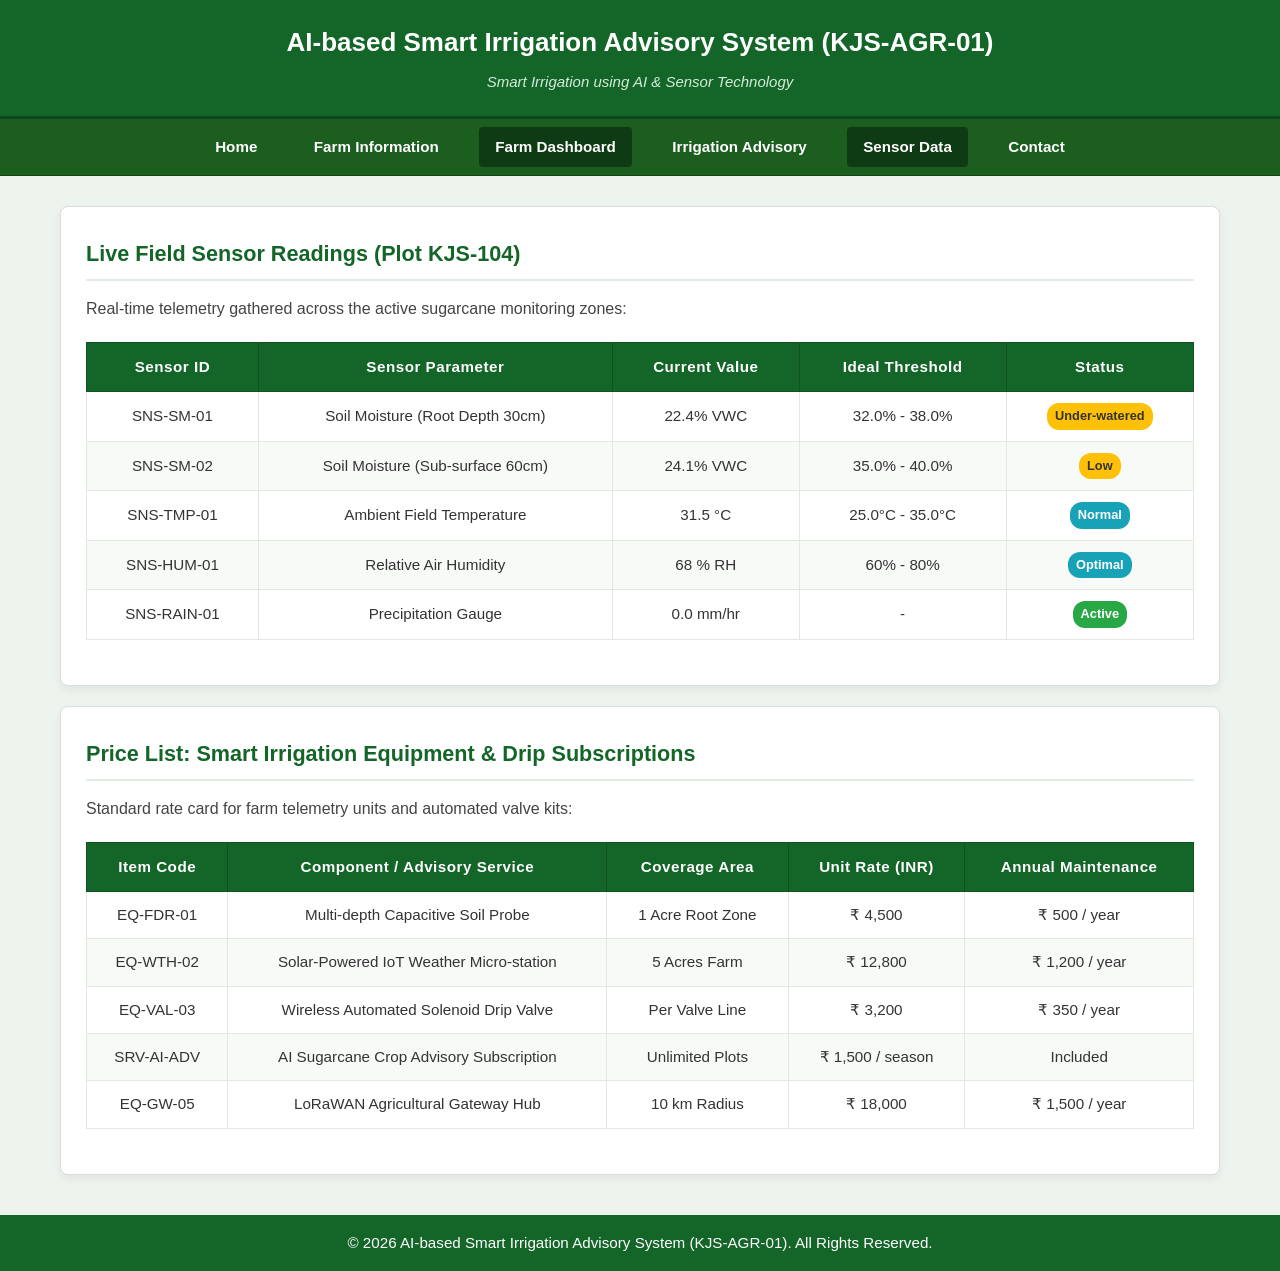
<file: Exp2/sensor_data.html>
<!DOCTYPE html>
<html lang="en">
<head>
    <meta charset="UTF-8">
    <meta name="viewport" content="width=device-width, initial-scale=1.0">
    <title>Sensor Data & Rates - AI-based Smart Irrigation System</title>

    <!-- Task 3: External CSS for Whole Website Theme -->
    <link rel="stylesheet" href="style.css">
    
    <!-- Task 9: External CSS for Page Layout -->
    <link rel="stylesheet" href="layout.css">

    <!-- Task 7 Deliverable: Link table.css to the corresponding HTML file -->
    <link rel="stylesheet" href="table.css">

    <!-- Task 2: Internal Navigation Styles -->
    <style>
        nav.main-nav {
            background-color: #1b5e20;
            text-align: center;
            padding: 8px 0;
            border-bottom: 1px solid #144617;
        }

        nav.main-nav ul {
            list-style-type: none;
            margin: 0;
            padding: 0;
        }

        nav.main-nav ul li {
            display: inline-block;
            margin: 0 10px;
        }

        nav.main-nav ul li a {
            display: inline-block;
            color: #ffffff;
            text-decoration: none;
            font-size: 0.95rem;
            font-weight: 600;
            padding: 8px 16px;
            border-radius: 4px;
            transition: background-color 0.3s ease, color 0.3s ease;
        }

        nav.main-nav ul li a:hover {
            background-color: #2e7d32;
            color: #fff37a;
        }

        nav.main-nav ul li a.active {
            background-color: #0e3b13;
            color: #ffffff;
        }
    </style>
</head>
<body>

    <!-- Task 1: Header with Inline CSS -->
    <header style="background-color: #136528; padding: 22px 15px; border-bottom: 3px solid #0d461b; text-align: center;">
        <h1 style="color: #ffffff; font-size: 26px; font-weight: bold; margin: 0 0 6px 0; font-family: 'Segoe UI', Tahoma, sans-serif;">
            AI-based Smart Irrigation Advisory System (KJS-AGR-01)
        </h1>
        <p style="color: #d4edda; font-style: italic; font-size: 15px; margin: 0; text-align: center;">
            Smart Irrigation using AI &amp; Sensor Technology
        </p>
    </header>

    <!-- Navigation Menu -->
    <nav class="main-nav">
        <ul>
            <li><a href="index.html">Home</a></li>
            <li><a href="farm_info.html">Farm Information</a></li>
            <li><a href="sensor_data.html" class="active">Farm Dashboard</a></li>
            <li><a href="advisory.html">Irrigation Advisory</a></li>
            <li><a href="sensor_data.html" class="active">Sensor Data</a></li>
            <li><a href="contact.html">Contact</a></li>
        </ul>
    </nav>

    <!-- Main Container -->
    <main class="page-container">
        
        <!-- Table 1: Live Field Sensor Readings (Styled with table.css) -->
        <section class="card">
            <h2 class="card-title">Live Field Sensor Readings (Plot KJS-104)</h2>
            <p>
                Real-time telemetry gathered across the active sugarcane monitoring zones:
            </p>

            <div class="table-container">
                <table class="custom-table">
                    <thead>
                        <tr>
                            <th>Sensor ID</th>
                            <th>Sensor Parameter</th>
                            <th>Current Value</th>
                            <th>Ideal Threshold</th>
                            <th>Status</th>
                        </tr>
                    </thead>
                    <tbody>
                        <tr>
                            <td>SNS-SM-01</td>
                            <td>Soil Moisture (Root Depth 30cm)</td>
                            <td>22.4% VWC</td>
                            <td>32.0% - 38.0%</td>
                            <td><span class="status-warning">Under-watered</span></td>
                        </tr>
                        <tr>
                            <td>SNS-SM-02</td>
                            <td>Soil Moisture (Sub-surface 60cm)</td>
                            <td>24.1% VWC</td>
                            <td>35.0% - 40.0%</td>
                            <td><span class="status-warning">Low</span></td>
                        </tr>
                        <tr>
                            <td>SNS-TMP-01</td>
                            <td>Ambient Field Temperature</td>
                            <td>31.5 °C</td>
                            <td>25.0°C - 35.0°C</td>
                            <td><span class="status-optimal">Normal</span></td>
                        </tr>
                        <tr>
                            <td>SNS-HUM-01</td>
                            <td>Relative Air Humidity</td>
                            <td>68 % RH</td>
                            <td>60% - 80%</td>
                            <td><span class="status-optimal">Optimal</span></td>
                        </tr>
                        <tr>
                            <td>SNS-RAIN-01</td>
                            <td>Precipitation Gauge</td>
                            <td>0.0 mm/hr</td>
                            <td>-</td>
                            <td><span class="status-active">Active</span></td>
                        </tr>
                    </tbody>
                </table>
            </div>
        </section>

        <!-- Table 2: Task 7 - Price List for Smart Irrigation Components & Services -->
        <section class="card">
            <h2 class="card-title">Price List: Smart Irrigation Equipment &amp; Drip Subscriptions</h2>
            <p>
                Standard rate card for farm telemetry units and automated valve kits:
            </p>

            <div class="table-container">
                <table class="custom-table">
                    <thead>
                        <tr>
                            <th>Item Code</th>
                            <th>Component / Advisory Service</th>
                            <th>Coverage Area</th>
                            <th>Unit Rate (INR)</th>
                            <th>Annual Maintenance</th>
                        </tr>
                    </thead>
                    <tbody>
                        <tr>
                            <td>EQ-FDR-01</td>
                            <td>Multi-depth Capacitive Soil Probe</td>
                            <td>1 Acre Root Zone</td>
                            <td>₹ 4,500</td>
                            <td>₹ 500 / year</td>
                        </tr>
                        <tr>
                            <td>EQ-WTH-02</td>
                            <td>Solar-Powered IoT Weather Micro-station</td>
                            <td>5 Acres Farm</td>
                            <td>₹ 12,800</td>
                            <td>₹ 1,200 / year</td>
                        </tr>
                        <tr>
                            <td>EQ-VAL-03</td>
                            <td>Wireless Automated Solenoid Drip Valve</td>
                            <td>Per Valve Line</td>
                            <td>₹ 3,200</td>
                            <td>₹ 350 / year</td>
                        </tr>
                        <tr>
                            <td>SRV-AI-ADV</td>
                            <td>AI Sugarcane Crop Advisory Subscription</td>
                            <td>Unlimited Plots</td>
                            <td>₹ 1,500 / season</td>
                            <td>Included</td>
                        </tr>
                        <tr>
                            <td>EQ-GW-05</td>
                            <td>LoRaWAN Agricultural Gateway Hub</td>
                            <td>10 km Radius</td>
                            <td>₹ 18,000</td>
                            <td>₹ 1,500 / year</td>
                        </tr>
                    </tbody>
                </table>
            </div>
        </section>

    </main>

    <!-- Task 3: Common Footer -->
    <footer>
        <p>&copy; 2026 AI-based Smart Irrigation Advisory System (KJS-AGR-01). All Rights Reserved.</p>
    </footer>

</body>
</html>
</file>
<file: Exp2/style.css>
/* ==========================================================================
   EXPERIMENT 2: DESIGN WEB PORTAL USING CSS3
   Task 3: External CSS for Whole Website Theme
   ==========================================================================
   Description: This external stylesheet defines the global theme, typography,
   colors, card components, and common footer styles across the entire portal.
   ========================================================================== */

/* 1. Global Reset & Body Styling */
* {
    margin: 0;
    padding: 0;
    box-sizing: border-box;
}

body {
    /* Set body font family across all pages (Task 3 requirement) */
    font-family: 'Segoe UI', Tahoma, Geneva, Verdana, sans-serif;
    /* Soft light background color for clean, professional look */
    background-color: #edf4ee;
    color: #333333;
    line-height: 1.6;
}

/* 2. Common Heading Styles (Task 3 requirement) */
h1, h2, h3, h4, h5, h6 {
    color: #136528; /* Primary theme green color */
    margin-bottom: 12px;
}

h2 {
    font-size: 1.5rem;
    border-bottom: 2px solid #e0e8e0;
    padding-bottom: 8px;
    margin-top: 5px;
}

h3 {
    font-size: 1.2rem;
    margin-top: 15px;
}

/* 3. Text & Paragraph Styling */
p {
    margin-bottom: 12px;
    color: #444444;
}

/* 4. Highlight Badges / Yellow Accents (as seen in lab reference images) */
.highlight-yellow {
    background-color: #fff37a;
    padding: 2px 6px;
    border-radius: 4px;
    font-weight: bold;
    color: #222222;
}

.highlight-green {
    background-color: #d4edda;
    color: #155724;
    padding: 2px 6px;
    border-radius: 4px;
    font-weight: bold;
}

.highlight-red {
    background-color: #f8d7da;
    color: #721c24;
    padding: 2px 6px;
    border-radius: 4px;
    font-weight: bold;
}

/* 5. Reusable Card Styling (Task 4 & Task 5: CSS Box Model) */
.card {
    background-color: #ffffff;
    border: 1px solid #dcdcdc;
    border-radius: 8px;
    padding: 25px;
    margin-bottom: 20px;
    box-shadow: 0 4px 10px rgba(0, 0, 0, 0.06);
}

.card-title {
    color: #136528;
    font-size: 1.35rem;
    font-weight: bold;
    margin-bottom: 15px;
    border-bottom: 2px solid #e2ece3;
    padding-bottom: 8px;
}

/* 6. List Styling inside Cards */
.custom-list {
    margin-left: 20px;
    margin-bottom: 15px;
}

.custom-list li {
    margin-bottom: 10px;
    color: #333333;
}

/* 7. Common Footer Style (Task 3 requirement) */
footer {
    background-color: #136528;
    color: #ffffff;
    text-align: center;
    padding: 16px 10px;
    font-size: 0.95rem;
    margin-top: 40px;
    width: 100%;
}

footer p {
    color: #ffffff;
    margin-bottom: 0;
}
</file>
<file: Exp2/layout.css>
/* ==========================================================================
   EXPERIMENT 2: DESIGN WEB PORTAL USING CSS3
   Task 9: Page Layout Using CSS (Header, Sidebar, Content, Footer)
   ==========================================================================
   Description: This stylesheet handles the 2-column page layout using CSS
   Flexbox (and float fallback principles), positioning content and sidebar
   with proper spacing and responsive widths.
   ========================================================================== */

/* 1. Main Page Container */
.page-container {
    max-width: 1200px;
    margin: 30px auto;
    padding: 0 20px;
    min-height: calc(100vh - 220px);
}

/* 2. Flexbox Layout for Main Content and Sidebar (Task 9 requirement) */
.layout-wrapper {
    display: flex;
    flex-direction: row;
    gap: 25px;
    align-items: flex-start;
}

/* 3. Main Content Area (Left side) */
.content-area {
    flex: 2.2; /* Takes up approximately 70% width */
    background-color: #ffffff;
    padding: 30px;
    border-radius: 8px;
    border: 1px solid #d8e2d8;
    box-shadow: 0 4px 12px rgba(0, 0, 0, 0.05);
}

/* 4. Sidebar Layout (Right side - Task 4 & Task 9 requirement) */
.sidebar {
    flex: 1; /* Takes up approximately 30% width */
    background-color: #ffffff;
    padding: 24px;
    border-radius: 8px;
    border: 1px solid #d8e2d8;
    box-shadow: 0 4px 12px rgba(0, 0, 0, 0.05);
}

.sidebar h3 {
    color: #136528;
    font-size: 1.25rem;
    margin-bottom: 15px;
    border-bottom: 2px solid #e0ede0;
    padding-bottom: 6px;
}

.sidebar-item {
    margin-bottom: 14px;
    padding: 10px 12px;
    background-color: #f9fbf9;
    border-left: 4px solid #1e7e34;
    border-radius: 4px;
    transition: background-color 0.2s ease;
}

.sidebar-item:hover {
    background-color: #eaf3ea;
}

.sidebar-item strong {
    color: #222222;
    display: block;
    margin-bottom: 3px;
    font-size: 0.95rem;
}

.sidebar-item span {
    color: #555555;
    font-size: 0.9rem;
}

/* 5. Centered Single-Column Container (Used for full-width report cards) */
.single-column-container {
    max-width: 900px;
    margin: 30px auto;
    padding: 0 15px;
}

/* 6. Responsive Layout Media Query */
@media (max-width: 768px) {
    .layout-wrapper {
        flex-direction: column;
    }
    .content-area, .sidebar {
        width: 100%;
        flex: auto;
    }
}
</file>
<file: Exp2/form.css>
/* ==========================================================================
   EXPERIMENT 2: DESIGN WEB PORTAL USING CSS3
   Task 8: Style Registration Form
   ==========================================================================
   Description: This stylesheet provides form styling for farmer registration
   and advisory request submissions, covering fieldset, legend, input styling,
   focus states, hover transitions, and rounded corners.
   ========================================================================== */

/* 1. Form Container */
.form-card {
    background-color: #ffffff;
    border: 1px solid #d8e2d8;
    border-radius: 8px;
    padding: 30px;
    box-shadow: 0 4px 12px rgba(0, 0, 0, 0.06);
    max-width: 750px;
    margin: 20px auto;
}

/* 2. Fieldset & Legend Styling (Task 8 requirement) */
fieldset {
    border: 1.5px solid #136528;
    border-radius: 8px; /* Task 8 requirement: border-radius */
    padding: 22px 25px;
    margin-bottom: 25px;
    background-color: #fafdfa;
}

legend {
    color: #136528;
    font-weight: bold;
    font-size: 1.1rem;
    padding: 0 10px;
}

/* 3. Form Group Layout */
.form-group {
    margin-bottom: 18px;
}

.form-group label {
    display: block;
    font-weight: 600;
    margin-bottom: 6px;
    color: #2c3e50;
    font-size: 0.95rem;
}

/* 4. Input Boxes, Select, and Textarea (Task 8 requirement: width, padding, border-radius) */
.form-group input[type="text"],
.form-group input[type="email"],
.form-group input[type="tel"],
.form-group input[type="number"],
.form-group select,
.form-group textarea {
    width: 100%; /* Task 8 requirement: input boxes width */
    padding: 10px 14px; /* Task 8 requirement: padding */
    border: 1.5px solid #cccccc;
    border-radius: 6px; /* Task 8 requirement: border-radius */
    font-size: 0.95rem;
    font-family: inherit;
    color: #333333;
    background-color: #ffffff;
    outline: none;
    transition: border-color 0.25s ease, box-shadow 0.25s ease;
}

/* 5. Input Focus Effect (Task 8 requirement: :focus) */
.form-group input:focus,
.form-group select:focus,
.form-group textarea:focus {
    border-color: #136528;
    box-shadow: 0 0 6px rgba(19, 101, 40, 0.35);
    background-color: #fafffa;
}

/* 6. Form Row (for 2 inputs side by side) */
.form-row {
    display: flex;
    gap: 15px;
}

.form-row .form-group {
    flex: 1;
}

/* 7. Buttons Styling (Task 8 requirement: Submit button color and hover effect) */
.form-actions {
    display: flex;
    gap: 15px;
    margin-top: 25px;
}

.btn-submit {
    background-color: #136528; /* Primary green color */
    color: #ffffff;
    border: none;
    border-radius: 6px; /* Task 8 requirement: border-radius */
    padding: 12px 24px;
    font-size: 1rem;
    font-weight: bold;
    cursor: pointer;
    transition: background-color 0.3s ease, transform 0.1s ease;
}

/* Task 8 requirement: :hover on submit button */
.btn-submit:hover {
    background-color: #0d461b;
    transform: translateY(-1px);
}

.btn-reset {
    background-color: #6c757d;
    color: #ffffff;
    border: none;
    border-radius: 6px;
    padding: 12px 20px;
    font-size: 1rem;
    font-weight: 500;
    cursor: pointer;
    transition: background-color 0.3s ease;
}

.btn-reset:hover {
    background-color: #5a6268;
}

/* Responsive adjustment */
@media (max-width: 600px) {
    .form-row {
        flex-direction: column;
    }
}
</file>
<file: Exp2/table.css>
/* ==========================================================================
   EXPERIMENT 2: DESIGN WEB PORTAL USING CSS3
   Task 7: Table Styling for Price List & Sensor Thresholds
   ==========================================================================
   Description: This stylesheet provides clean styling for data tables,
   incorporating border-collapse, zebra-striping with nth-child(even),
   header theming, hover effects, and text alignment.
   ========================================================================== */

/* 1. Table Wrapper Container */
.table-container {
    width: 100%;
    overflow-x: auto;
    margin: 20px 0;
}

/* 2. Main Table Styling (Task 7 requirement: border-collapse) */
table.custom-table {
    width: 100%;
    border-collapse: collapse; /* Merges adjacent cell borders into a single border */
    font-size: 0.95rem;
    background-color: #ffffff;
    border: 1px solid #d0ded0;
    box-shadow: 0 2px 8px rgba(0, 0, 0, 0.05);
}

/* 3. Table Header Styling (Task 7 requirement: header background color) */
table.custom-table th {
    background-color: #136528; /* Primary theme green */
    color: #ffffff;
    font-weight: 600;
    padding: 12px 14px;
    text-align: center; /* Task 7 requirement: Center align text */
    border: 1px solid #0f5220;
    letter-spacing: 0.5px;
}

/* 4. Table Body Cell Styling */
table.custom-table td {
    padding: 11px 14px;
    border: 1px solid #e0e8e0;
    text-align: center; /* Task 7 requirement: Center align text */
    color: #333333;
}

/* 5. Zebra-Striping Rows (Task 7 requirement: nth-child(even)) */
table.custom-table tbody tr:nth-child(even) {
    background-color: #f7faf7; /* Alternating soft green-gray tint */
}

table.custom-table tbody tr:nth-child(odd) {
    background-color: #ffffff;
}

/* 6. Interactive Row Hover Effect */
table.custom-table tbody tr:hover {
    background-color: #e9f5e9;
    transition: background-color 0.2s ease;
}

/* 7. Status Badges within Table */
.status-active {
    background-color: #28a745;
    color: #ffffff;
    padding: 3px 8px;
    border-radius: 12px;
    font-size: 0.8rem;
    font-weight: bold;
    display: inline-block;
}

.status-warning {
    background-color: #ffc107;
    color: #333333;
    padding: 3px 8px;
    border-radius: 12px;
    font-size: 0.8rem;
    font-weight: bold;
    display: inline-block;
}

.status-optimal {
    background-color: #17a2b8;
    color: #ffffff;
    padding: 3px 8px;
    border-radius: 12px;
    font-size: 0.8rem;
    font-weight: bold;
    display: inline-block;
}
</file>
